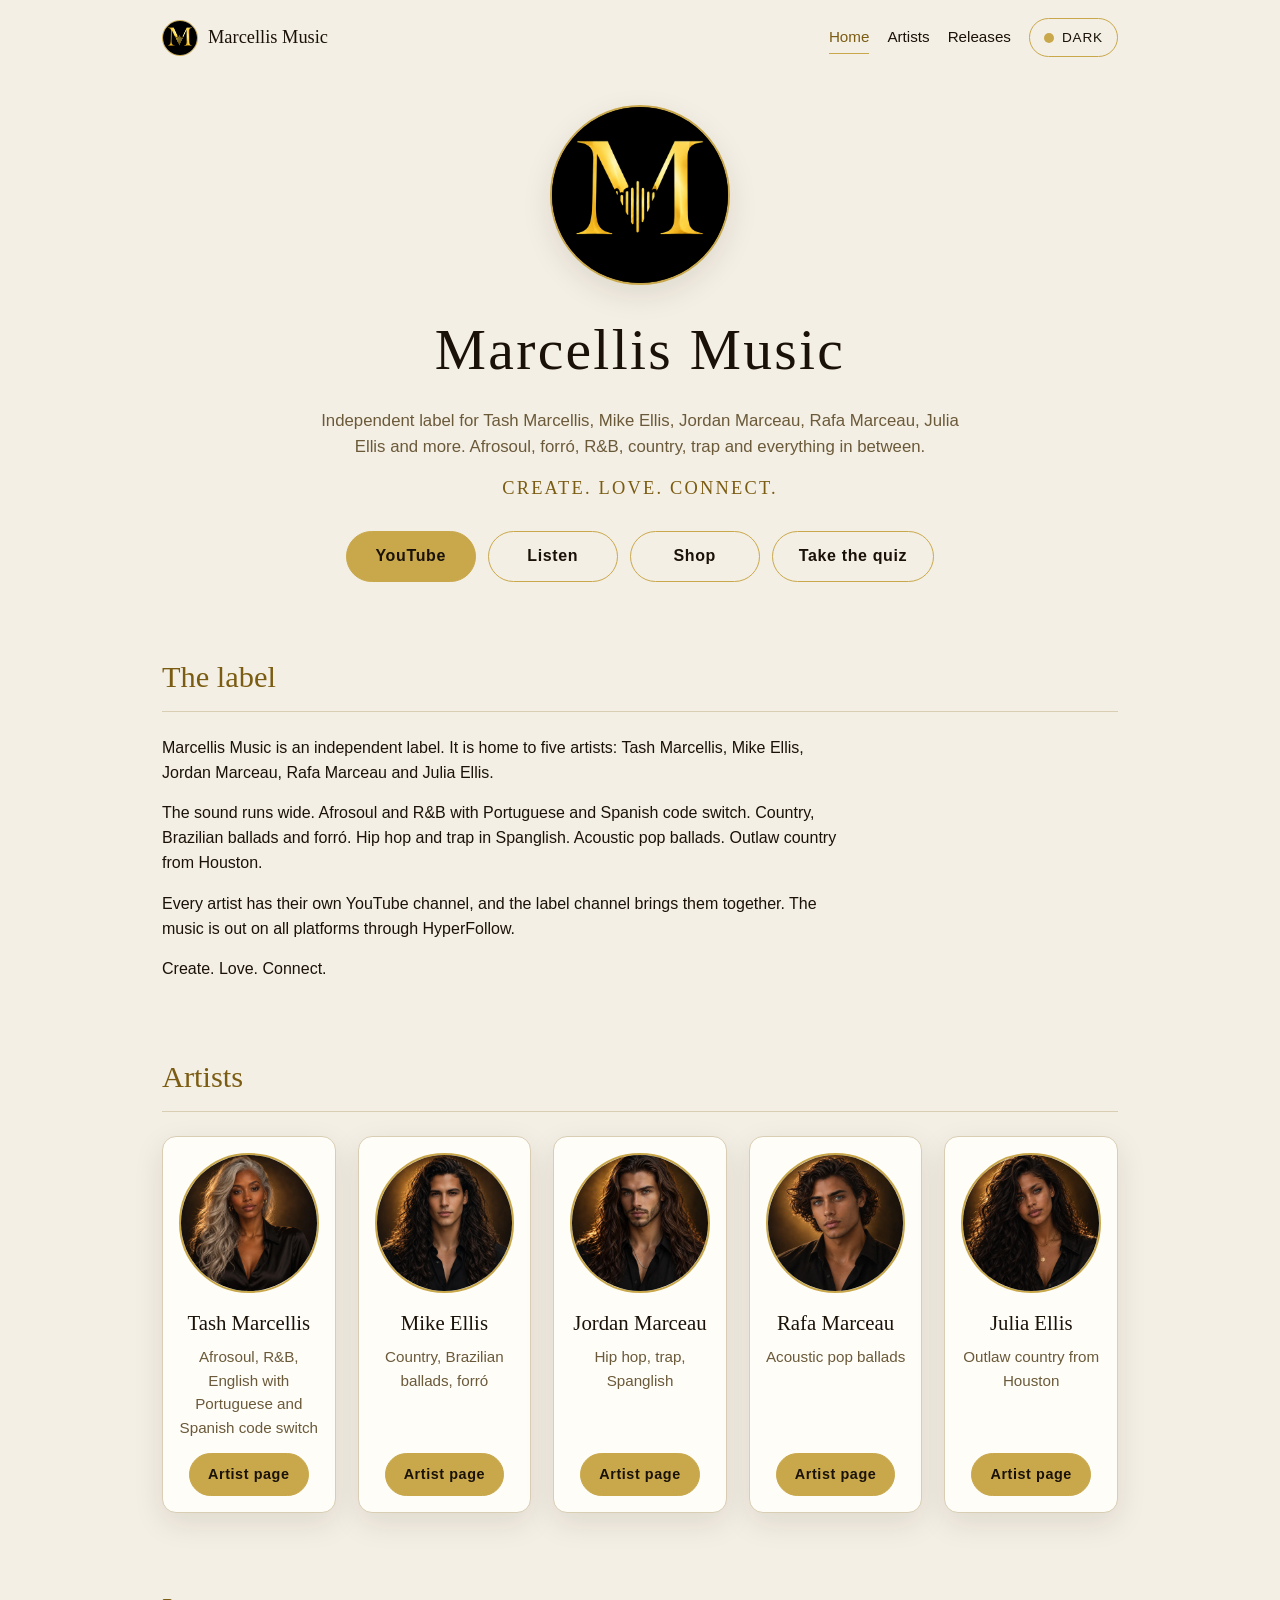
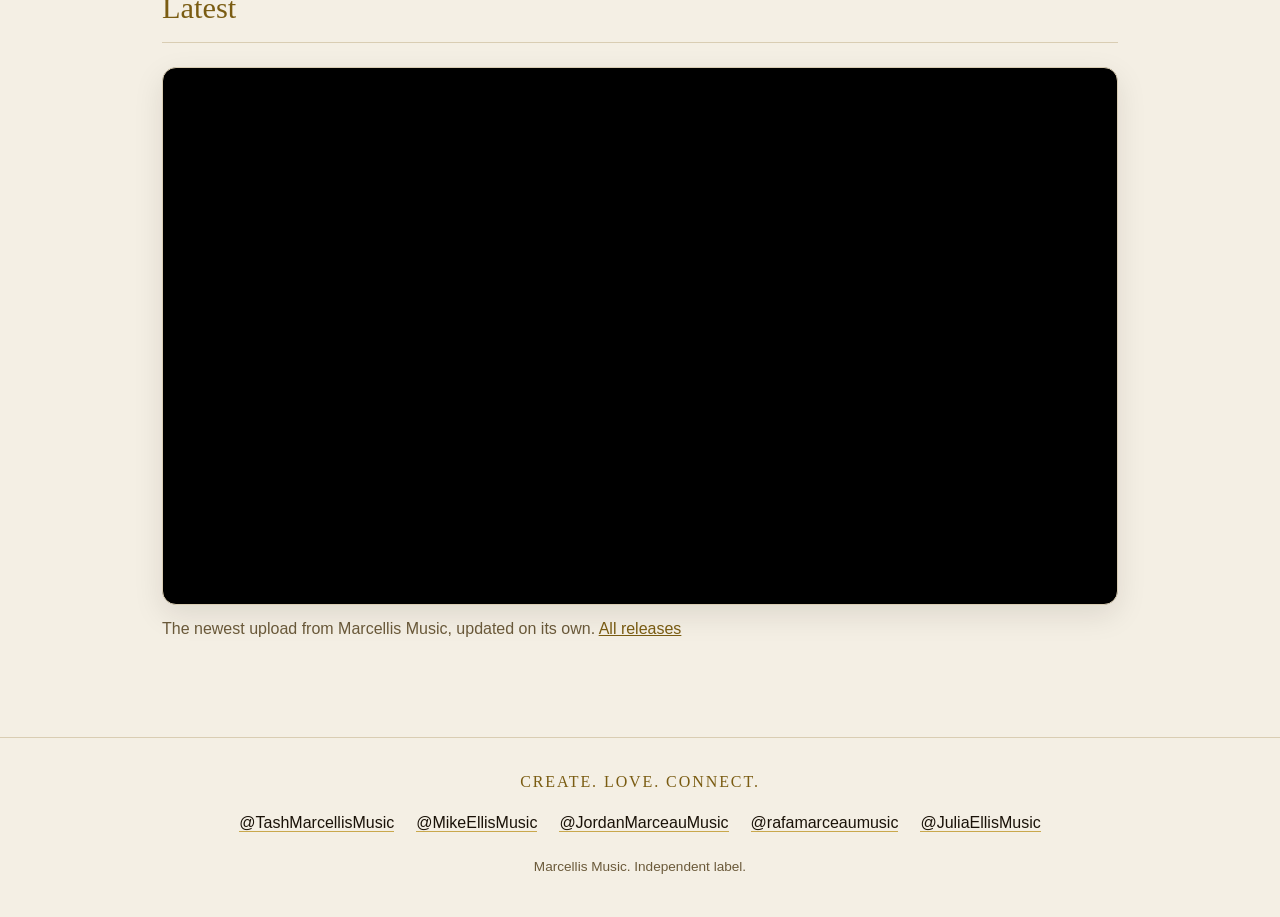
<file: index.html>
<!DOCTYPE html>
<html lang="en" data-theme="light">
<head>
<meta charset="utf-8">
<meta name="viewport" content="width=device-width, initial-scale=1">
<title>Marcellis Music</title>
<meta name="description" content="Independent label for Tash Marcellis, Mike Ellis, Jordan Marceau, Rafa Marceau, Julia Ellis and more. Afrosoul, forró, R&B, country, trap and everything in between.">
<link rel="icon" type="image/png" href="[data-uri]">
<script>
  try { if (localStorage.getItem('itsmarcellismusic-theme') === 'dark') document.documentElement.setAttribute('data-theme', 'dark'); } catch (e) {}
</script>
<link rel="stylesheet" href="style.css">
</head>
<body>
<header class="topbar">
  <a class="brand" href="index.html"><img src="assets/logo.png" alt="" width="36" height="36">Marcellis Music</a>
  <div class="nav-row">
    <nav class="site-nav" aria-label="Main"><a href="index.html" aria-current="page">Home</a><a href="artists.html">Artists</a><a href="releases.html">Releases</a></nav>
    <button class="theme-toggle" id="themeToggle" type="button" aria-label="Switch to dark theme"><span class="dot"></span><span id="themeLabel">Dark</span></button>
  </div>
</header>

<main>
  <section class="hero" style="margin-top:0">
    <div class="logo-tile"><img src="assets/logo.png" alt="Marcellis Music logo" width="512" height="512"></div>
    <h1>Marcellis Music</h1>
    <p class="bio">Independent label for Tash Marcellis, Mike Ellis, Jordan Marceau, Rafa Marceau, Julia Ellis and more. Afrosoul, forró, R&amp;B, country, trap and everything in between.</p>
    <p class="motto">Create. Love. Connect.</p>
    <div class="actions">
      <a class="btn" href="https://www.youtube.com/@MarcellisMusic" target="_blank" rel="noopener">YouTube</a>
      <a class="btn ghost" href="https://hyperfollow.com/marcellismusic" target="_blank" rel="noopener">Listen</a>
      <a class="btn ghost" href="https://hearmarcellis.com" target="_blank" rel="noopener">Shop</a>
      <a class="btn ghost" href="https://marcellis-music-quiz.pages.dev/">Take the quiz</a>
    </div>
  </section>

  <section id="about" class="prose">
    <h2 class="section-title">The label</h2>
    <p>Marcellis Music is an independent label. It is home to five artists: Tash Marcellis, Mike Ellis, Jordan Marceau, Rafa Marceau and Julia Ellis.</p>
    <p>The sound runs wide. Afrosoul and R&amp;B with Portuguese and Spanish code switch. Country, Brazilian ballads and forró. Hip hop and trap in Spanglish. Acoustic pop ballads. Outlaw country from Houston.</p>
    <p>Every artist has their own YouTube channel, and the label channel brings them together. The music is out on all platforms through HyperFollow.</p>
    <p class="motto" style="text-align:left">Create. Love. Connect.</p>
  </section>

  <section id="artists">
    <h2 class="section-title">Artists</h2>
    <div class="artists"><article class="artist">
        <div class="photo"><img src="assets/tash.webp" alt="Tash Marcellis" width="800" height="800" loading="lazy" onerror="this.parentNode.classList.add('missing');this.remove()"><span class="initials">TM</span></div>
        <h3><a href="tash-marcellis.html">Tash Marcellis</a></h3>
        <p class="genre">Afrosoul, R&amp;B, English with Portuguese and Spanish code switch</p>
        <a class="btn" href="tash-marcellis.html">Artist page</a>
      </article>
      <article class="artist">
        <div class="photo"><img src="assets/mike.webp" alt="Mike Ellis" width="800" height="800" loading="lazy" onerror="this.parentNode.classList.add('missing');this.remove()"><span class="initials">ME</span></div>
        <h3><a href="mike-ellis.html">Mike Ellis</a></h3>
        <p class="genre">Country, Brazilian ballads, forró</p>
        <a class="btn" href="mike-ellis.html">Artist page</a>
      </article>
      <article class="artist">
        <div class="photo"><img src="assets/jordan.webp" alt="Jordan Marceau" width="800" height="800" loading="lazy" onerror="this.parentNode.classList.add('missing');this.remove()"><span class="initials">JM</span></div>
        <h3><a href="jordan-marceau.html">Jordan Marceau</a></h3>
        <p class="genre">Hip hop, trap, Spanglish</p>
        <a class="btn" href="jordan-marceau.html">Artist page</a>
      </article>
      <article class="artist">
        <div class="photo"><img src="assets/rafa.webp" alt="Rafa Marceau" width="800" height="800" loading="lazy" onerror="this.parentNode.classList.add('missing');this.remove()"><span class="initials">RM</span></div>
        <h3><a href="rafa-marceau.html">Rafa Marceau</a></h3>
        <p class="genre">Acoustic pop ballads</p>
        <a class="btn" href="rafa-marceau.html">Artist page</a>
      </article>
      <article class="artist">
        <div class="photo"><img src="assets/julia.webp" alt="Julia Ellis" width="800" height="800" loading="lazy" onerror="this.parentNode.classList.add('missing');this.remove()"><span class="initials">JE</span></div>
        <h3><a href="julia-ellis.html">Julia Ellis</a></h3>
        <p class="genre">Outlaw country from Houston</p>
        <a class="btn" href="julia-ellis.html">Artist page</a>
      </article></div>
  </section>

  <section id="latest">
    <h2 class="section-title">Latest</h2>
    <div class="video">
      <iframe src="https://www.youtube-nocookie.com/embed/videoseries?list=UUdTFQ6qsD00qw5QW8Q0KTgg" title="Latest from Marcellis Music" loading="lazy" allow="accelerometer; autoplay; clipboard-write; encrypted-media; gyroscope; picture-in-picture; web-share" referrerpolicy="strict-origin-when-cross-origin" allowfullscreen></iframe>
    </div>
    <p class="video-caption">The newest upload from Marcellis Music, updated on its own. <a href="releases.html">All releases</a></p>
  </section>
</main>

<footer>
  <div class="footer-inner">
    <p class="motto">Create. Love. Connect.</p>
    <ul class="handles"><li><a href="https://www.youtube.com/@TashMarcellisMusic" target="_blank" rel="noopener">@TashMarcellisMusic</a></li><li><a href="https://www.youtube.com/@MikeEllisMusic" target="_blank" rel="noopener">@MikeEllisMusic</a></li><li><a href="https://www.youtube.com/@JordanMarceauMusic" target="_blank" rel="noopener">@JordanMarceauMusic</a></li><li><a href="https://www.youtube.com/@rafamarceaumusic" target="_blank" rel="noopener">@rafamarceaumusic</a></li><li><a href="https://www.youtube.com/@JuliaEllisMusic" target="_blank" rel="noopener">@JuliaEllisMusic</a></li></ul>
    <p class="copy">Marcellis Music. Independent label.</p>
  </div>
</footer>
<script src="site.js"></script>
</body>
</html>
</file>
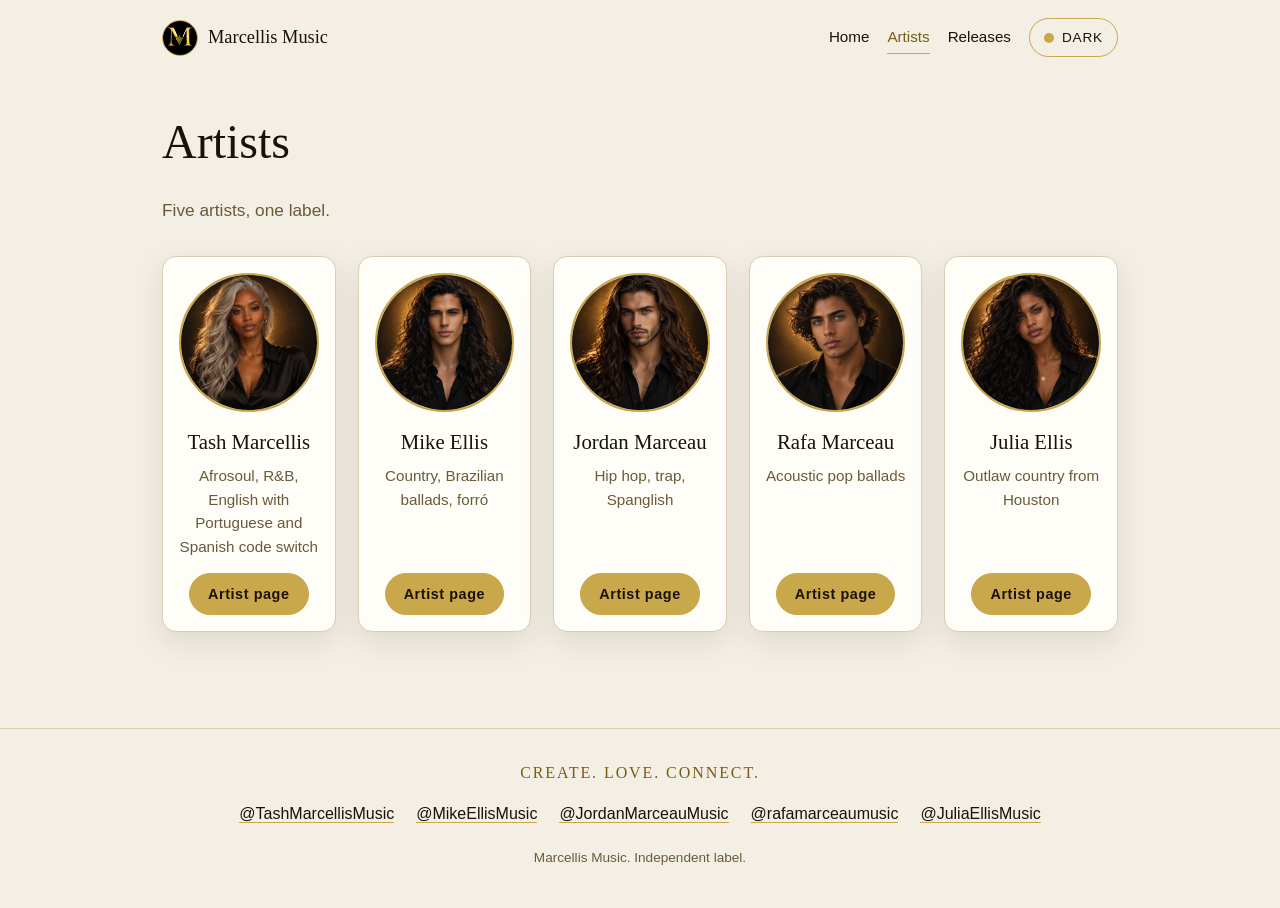
<file: artists.html>
<!DOCTYPE html>
<html lang="en" data-theme="light">
<head>
<meta charset="utf-8">
<meta name="viewport" content="width=device-width, initial-scale=1">
<title>Artists | Marcellis Music</title>
<meta name="description" content="The artists of Marcellis Music.">
<link rel="icon" type="image/png" href="[data-uri]">
<script>
  try { if (localStorage.getItem('itsmarcellismusic-theme') === 'dark') document.documentElement.setAttribute('data-theme', 'dark'); } catch (e) {}
</script>
<link rel="stylesheet" href="style.css">
</head>
<body>
<header class="topbar">
  <a class="brand" href="index.html"><img src="assets/logo.png" alt="" width="36" height="36">Marcellis Music</a>
  <div class="nav-row">
    <nav class="site-nav" aria-label="Main"><a href="index.html">Home</a><a href="artists.html" aria-current="page">Artists</a><a href="releases.html">Releases</a></nav>
    <button class="theme-toggle" id="themeToggle" type="button" aria-label="Switch to dark theme"><span class="dot"></span><span id="themeLabel">Dark</span></button>
  </div>
</header>

<main>
  <section style="margin-top:24px">
    <h1 class="page-title">Artists</h1>
    <p class="lead">Five artists, one label.</p>
  </section>
  <section style="margin-top:32px">
    <div class="artists"><article class="artist">
        <div class="photo"><img src="assets/tash.webp" alt="Tash Marcellis" width="800" height="800" loading="lazy" onerror="this.parentNode.classList.add('missing');this.remove()"><span class="initials">TM</span></div>
        <h3><a href="tash-marcellis.html">Tash Marcellis</a></h3>
        <p class="genre">Afrosoul, R&amp;B, English with Portuguese and Spanish code switch</p>
        <a class="btn" href="tash-marcellis.html">Artist page</a>
      </article>
      <article class="artist">
        <div class="photo"><img src="assets/mike.webp" alt="Mike Ellis" width="800" height="800" loading="lazy" onerror="this.parentNode.classList.add('missing');this.remove()"><span class="initials">ME</span></div>
        <h3><a href="mike-ellis.html">Mike Ellis</a></h3>
        <p class="genre">Country, Brazilian ballads, forró</p>
        <a class="btn" href="mike-ellis.html">Artist page</a>
      </article>
      <article class="artist">
        <div class="photo"><img src="assets/jordan.webp" alt="Jordan Marceau" width="800" height="800" loading="lazy" onerror="this.parentNode.classList.add('missing');this.remove()"><span class="initials">JM</span></div>
        <h3><a href="jordan-marceau.html">Jordan Marceau</a></h3>
        <p class="genre">Hip hop, trap, Spanglish</p>
        <a class="btn" href="jordan-marceau.html">Artist page</a>
      </article>
      <article class="artist">
        <div class="photo"><img src="assets/rafa.webp" alt="Rafa Marceau" width="800" height="800" loading="lazy" onerror="this.parentNode.classList.add('missing');this.remove()"><span class="initials">RM</span></div>
        <h3><a href="rafa-marceau.html">Rafa Marceau</a></h3>
        <p class="genre">Acoustic pop ballads</p>
        <a class="btn" href="rafa-marceau.html">Artist page</a>
      </article>
      <article class="artist">
        <div class="photo"><img src="assets/julia.webp" alt="Julia Ellis" width="800" height="800" loading="lazy" onerror="this.parentNode.classList.add('missing');this.remove()"><span class="initials">JE</span></div>
        <h3><a href="julia-ellis.html">Julia Ellis</a></h3>
        <p class="genre">Outlaw country from Houston</p>
        <a class="btn" href="julia-ellis.html">Artist page</a>
      </article></div>
  </section>
</main>

<footer>
  <div class="footer-inner">
    <p class="motto">Create. Love. Connect.</p>
    <ul class="handles"><li><a href="https://www.youtube.com/@TashMarcellisMusic" target="_blank" rel="noopener">@TashMarcellisMusic</a></li><li><a href="https://www.youtube.com/@MikeEllisMusic" target="_blank" rel="noopener">@MikeEllisMusic</a></li><li><a href="https://www.youtube.com/@JordanMarceauMusic" target="_blank" rel="noopener">@JordanMarceauMusic</a></li><li><a href="https://www.youtube.com/@rafamarceaumusic" target="_blank" rel="noopener">@rafamarceaumusic</a></li><li><a href="https://www.youtube.com/@JuliaEllisMusic" target="_blank" rel="noopener">@JuliaEllisMusic</a></li></ul>
    <p class="copy">Marcellis Music. Independent label.</p>
  </div>
</footer>
<script src="site.js"></script>
</body>
</html>
</file>
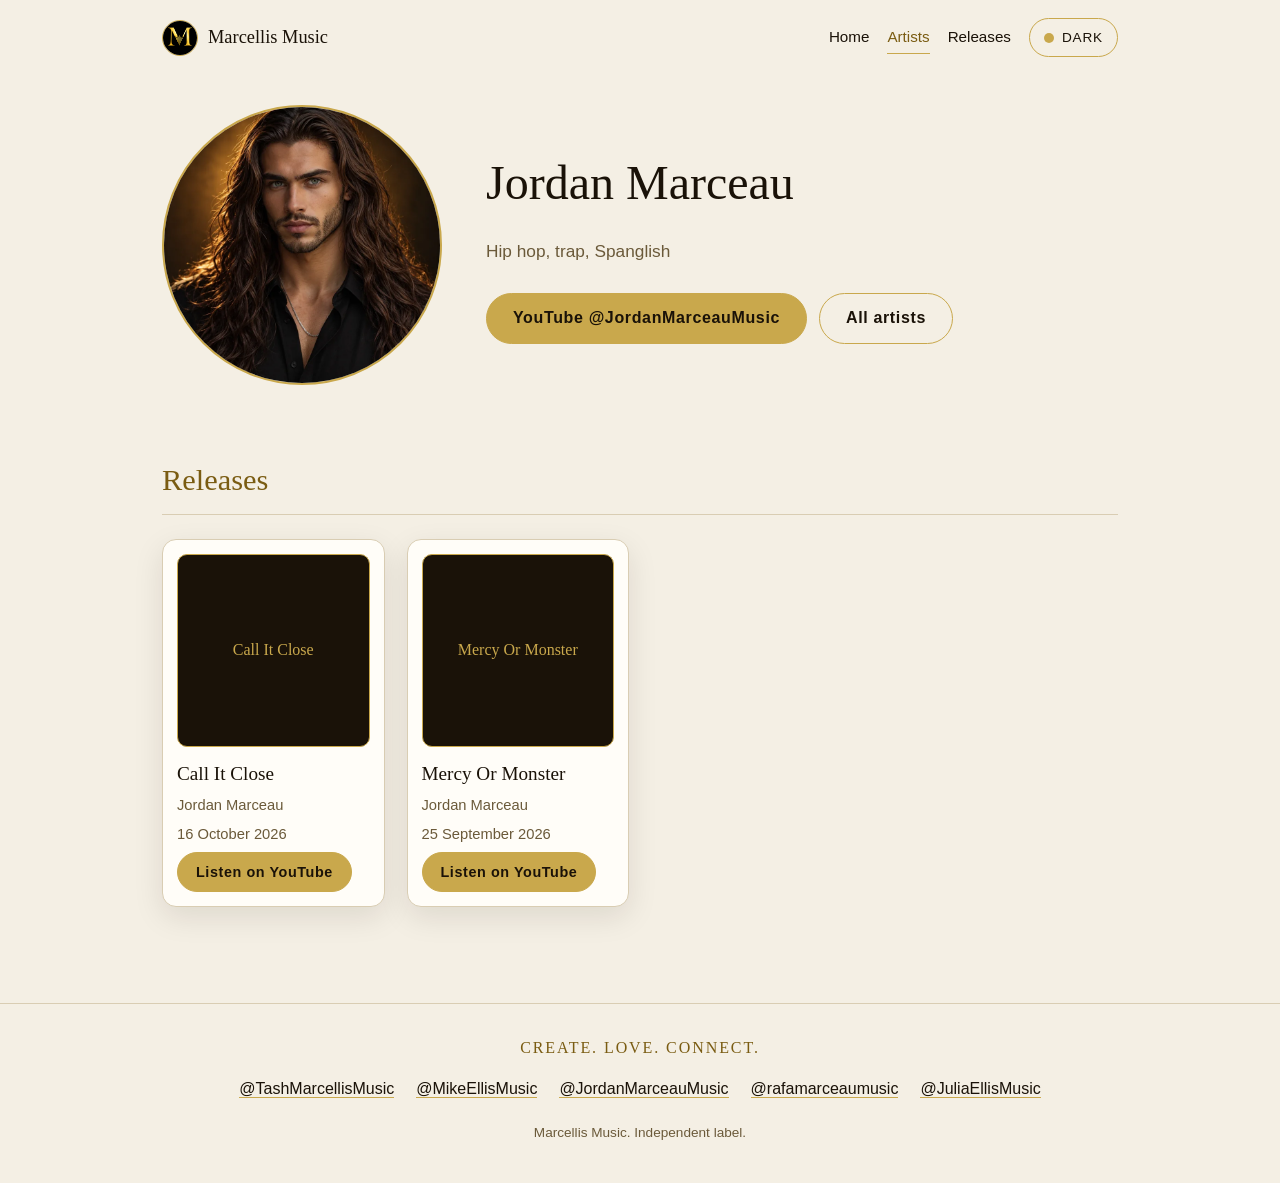
<file: jordan-marceau.html>
<!DOCTYPE html>
<html lang="en" data-theme="light">
<head>
<meta charset="utf-8">
<meta name="viewport" content="width=device-width, initial-scale=1">
<title>Jordan Marceau | Marcellis Music</title>
<meta name="description" content="Jordan Marceau on Marcellis Music. Hip hop, trap, Spanglish.">
<link rel="icon" type="image/png" href="[data-uri]">
<script>
  try { if (localStorage.getItem('itsmarcellismusic-theme') === 'dark') document.documentElement.setAttribute('data-theme', 'dark'); } catch (e) {}
</script>
<link rel="stylesheet" href="style.css">
</head>
<body>
<header class="topbar">
  <a class="brand" href="index.html"><img src="assets/logo.png" alt="" width="36" height="36">Marcellis Music</a>
  <div class="nav-row">
    <nav class="site-nav" aria-label="Main"><a href="index.html">Home</a><a href="artists.html" aria-current="page">Artists</a><a href="releases.html">Releases</a></nav>
    <button class="theme-toggle" id="themeToggle" type="button" aria-label="Switch to dark theme"><span class="dot"></span><span id="themeLabel">Dark</span></button>
  </div>
</header>

<main>
  <section class="artist-hero" style="margin-top:24px">
    <div class="photo"><img src="assets/jordan.webp" alt="Jordan Marceau" width="800" height="800" onerror="this.parentNode.classList.add('missing');this.remove()"><span class="initials">JM</span></div>
    <div>
      <h1 class="page-title">Jordan Marceau</h1>
      <p class="lead">Hip hop, trap, Spanglish</p>
      <div class="actions" style="justify-content:flex-start">
        <a class="btn" href="https://www.youtube.com/@JordanMarceauMusic" target="_blank" rel="noopener">YouTube @JordanMarceauMusic</a>
        <a class="btn ghost" href="artists.html">All artists</a>
      </div>
    </div>
  </section>
  <section>
    <h2 class="section-title">Releases</h2>
    <div class="release-list" id="releaseList" data-artist="Jordan Marceau"></div>
  </section>
</main>

<footer>
  <div class="footer-inner">
    <p class="motto">Create. Love. Connect.</p>
    <ul class="handles"><li><a href="https://www.youtube.com/@TashMarcellisMusic" target="_blank" rel="noopener">@TashMarcellisMusic</a></li><li><a href="https://www.youtube.com/@MikeEllisMusic" target="_blank" rel="noopener">@MikeEllisMusic</a></li><li><a href="https://www.youtube.com/@JordanMarceauMusic" target="_blank" rel="noopener">@JordanMarceauMusic</a></li><li><a href="https://www.youtube.com/@rafamarceaumusic" target="_blank" rel="noopener">@rafamarceaumusic</a></li><li><a href="https://www.youtube.com/@JuliaEllisMusic" target="_blank" rel="noopener">@JuliaEllisMusic</a></li></ul>
    <p class="copy">Marcellis Music. Independent label.</p>
  </div>
</footer>
<script src="site.js"></script>
</body>
</html>
</file>
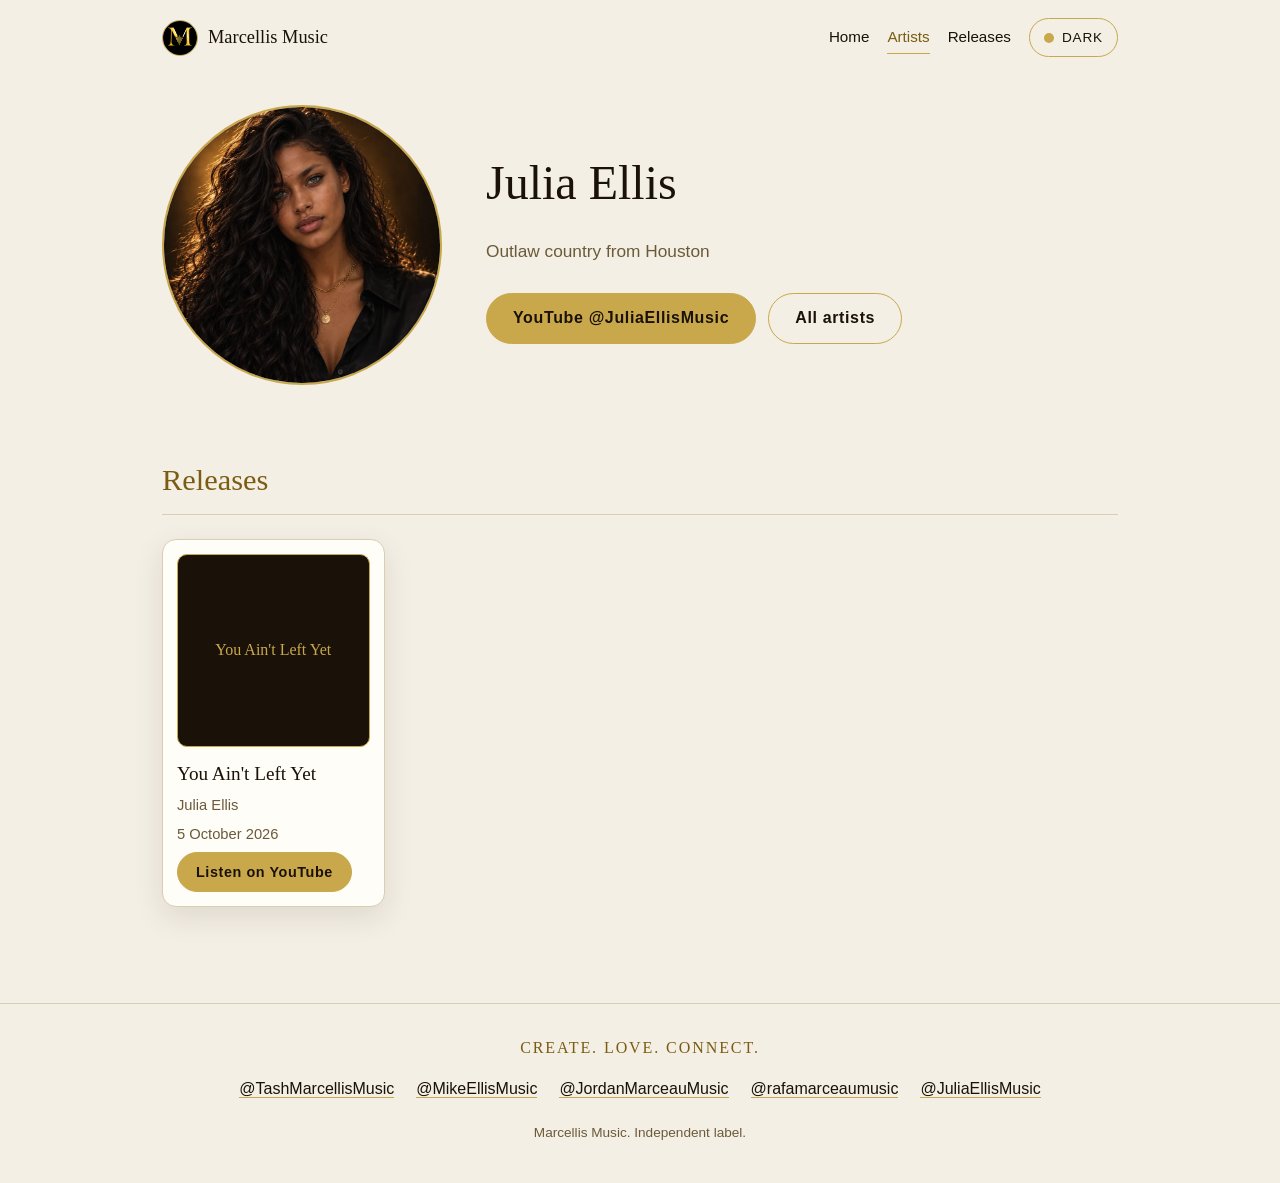
<file: julia-ellis.html>
<!DOCTYPE html>
<html lang="en" data-theme="light">
<head>
<meta charset="utf-8">
<meta name="viewport" content="width=device-width, initial-scale=1">
<title>Julia Ellis | Marcellis Music</title>
<meta name="description" content="Julia Ellis on Marcellis Music. Outlaw country from Houston.">
<link rel="icon" type="image/png" href="[data-uri]">
<script>
  try { if (localStorage.getItem('itsmarcellismusic-theme') === 'dark') document.documentElement.setAttribute('data-theme', 'dark'); } catch (e) {}
</script>
<link rel="stylesheet" href="style.css">
</head>
<body>
<header class="topbar">
  <a class="brand" href="index.html"><img src="assets/logo.png" alt="" width="36" height="36">Marcellis Music</a>
  <div class="nav-row">
    <nav class="site-nav" aria-label="Main"><a href="index.html">Home</a><a href="artists.html" aria-current="page">Artists</a><a href="releases.html">Releases</a></nav>
    <button class="theme-toggle" id="themeToggle" type="button" aria-label="Switch to dark theme"><span class="dot"></span><span id="themeLabel">Dark</span></button>
  </div>
</header>

<main>
  <section class="artist-hero" style="margin-top:24px">
    <div class="photo"><img src="assets/julia.webp" alt="Julia Ellis" width="800" height="800" onerror="this.parentNode.classList.add('missing');this.remove()"><span class="initials">JE</span></div>
    <div>
      <h1 class="page-title">Julia Ellis</h1>
      <p class="lead">Outlaw country from Houston</p>
      <div class="actions" style="justify-content:flex-start">
        <a class="btn" href="https://www.youtube.com/@JuliaEllisMusic" target="_blank" rel="noopener">YouTube @JuliaEllisMusic</a>
        <a class="btn ghost" href="artists.html">All artists</a>
      </div>
    </div>
  </section>
  <section>
    <h2 class="section-title">Releases</h2>
    <div class="release-list" id="releaseList" data-artist="Julia Ellis"></div>
  </section>
</main>

<footer>
  <div class="footer-inner">
    <p class="motto">Create. Love. Connect.</p>
    <ul class="handles"><li><a href="https://www.youtube.com/@TashMarcellisMusic" target="_blank" rel="noopener">@TashMarcellisMusic</a></li><li><a href="https://www.youtube.com/@MikeEllisMusic" target="_blank" rel="noopener">@MikeEllisMusic</a></li><li><a href="https://www.youtube.com/@JordanMarceauMusic" target="_blank" rel="noopener">@JordanMarceauMusic</a></li><li><a href="https://www.youtube.com/@rafamarceaumusic" target="_blank" rel="noopener">@rafamarceaumusic</a></li><li><a href="https://www.youtube.com/@JuliaEllisMusic" target="_blank" rel="noopener">@JuliaEllisMusic</a></li></ul>
    <p class="copy">Marcellis Music. Independent label.</p>
  </div>
</footer>
<script src="site.js"></script>
</body>
</html>
</file>
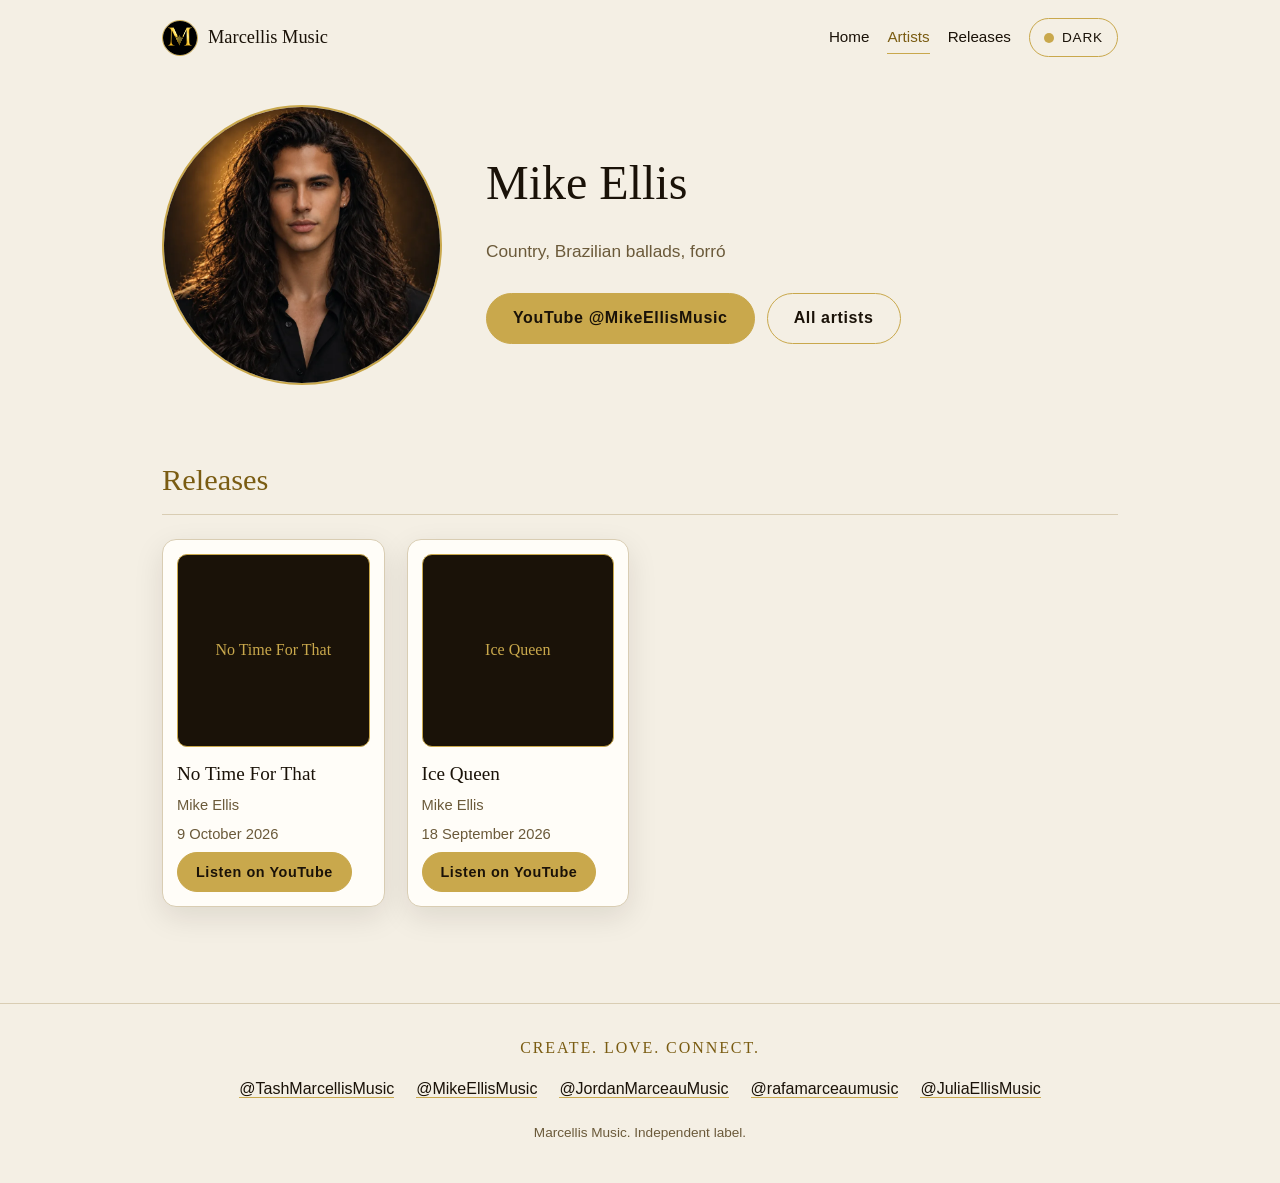
<file: mike-ellis.html>
<!DOCTYPE html>
<html lang="en" data-theme="light">
<head>
<meta charset="utf-8">
<meta name="viewport" content="width=device-width, initial-scale=1">
<title>Mike Ellis | Marcellis Music</title>
<meta name="description" content="Mike Ellis on Marcellis Music. Country, Brazilian ballads, forró.">
<link rel="icon" type="image/png" href="[data-uri]">
<script>
  try { if (localStorage.getItem('itsmarcellismusic-theme') === 'dark') document.documentElement.setAttribute('data-theme', 'dark'); } catch (e) {}
</script>
<link rel="stylesheet" href="style.css">
</head>
<body>
<header class="topbar">
  <a class="brand" href="index.html"><img src="assets/logo.png" alt="" width="36" height="36">Marcellis Music</a>
  <div class="nav-row">
    <nav class="site-nav" aria-label="Main"><a href="index.html">Home</a><a href="artists.html" aria-current="page">Artists</a><a href="releases.html">Releases</a></nav>
    <button class="theme-toggle" id="themeToggle" type="button" aria-label="Switch to dark theme"><span class="dot"></span><span id="themeLabel">Dark</span></button>
  </div>
</header>

<main>
  <section class="artist-hero" style="margin-top:24px">
    <div class="photo"><img src="assets/mike.webp" alt="Mike Ellis" width="800" height="800" onerror="this.parentNode.classList.add('missing');this.remove()"><span class="initials">ME</span></div>
    <div>
      <h1 class="page-title">Mike Ellis</h1>
      <p class="lead">Country, Brazilian ballads, forró</p>
      <div class="actions" style="justify-content:flex-start">
        <a class="btn" href="https://www.youtube.com/@MikeEllisMusic" target="_blank" rel="noopener">YouTube @MikeEllisMusic</a>
        <a class="btn ghost" href="artists.html">All artists</a>
      </div>
    </div>
  </section>
  <section>
    <h2 class="section-title">Releases</h2>
    <div class="release-list" id="releaseList" data-artist="Mike Ellis"></div>
  </section>
</main>

<footer>
  <div class="footer-inner">
    <p class="motto">Create. Love. Connect.</p>
    <ul class="handles"><li><a href="https://www.youtube.com/@TashMarcellisMusic" target="_blank" rel="noopener">@TashMarcellisMusic</a></li><li><a href="https://www.youtube.com/@MikeEllisMusic" target="_blank" rel="noopener">@MikeEllisMusic</a></li><li><a href="https://www.youtube.com/@JordanMarceauMusic" target="_blank" rel="noopener">@JordanMarceauMusic</a></li><li><a href="https://www.youtube.com/@rafamarceaumusic" target="_blank" rel="noopener">@rafamarceaumusic</a></li><li><a href="https://www.youtube.com/@JuliaEllisMusic" target="_blank" rel="noopener">@JuliaEllisMusic</a></li></ul>
    <p class="copy">Marcellis Music. Independent label.</p>
  </div>
</footer>
<script src="site.js"></script>
</body>
</html>
</file>
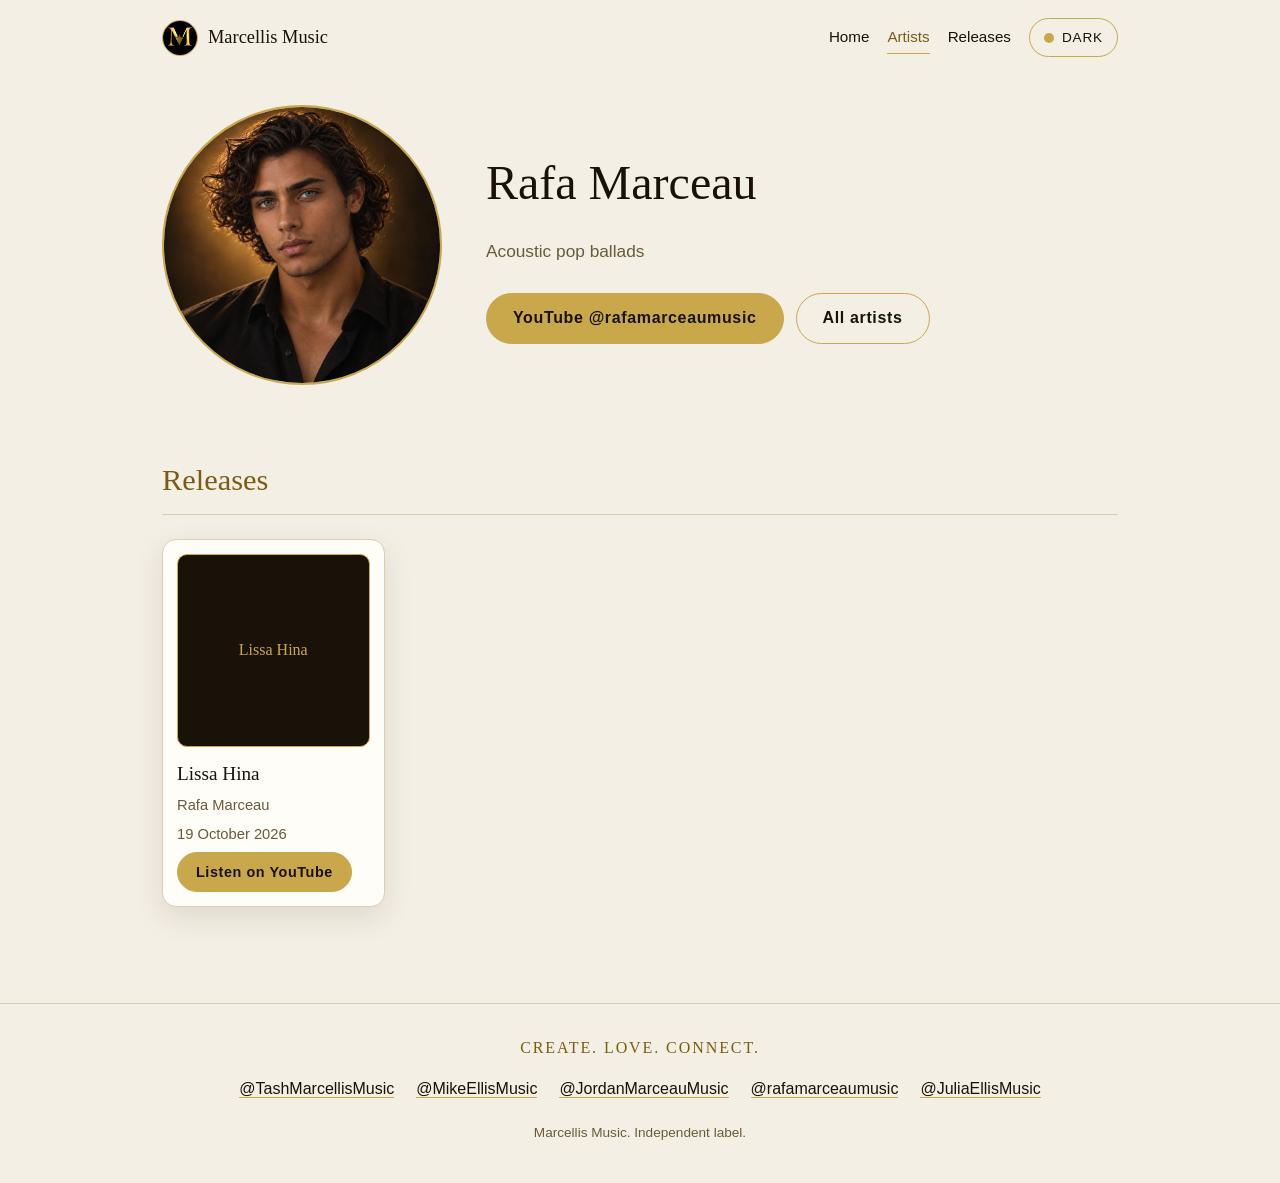
<file: rafa-marceau.html>
<!DOCTYPE html>
<html lang="en" data-theme="light">
<head>
<meta charset="utf-8">
<meta name="viewport" content="width=device-width, initial-scale=1">
<title>Rafa Marceau | Marcellis Music</title>
<meta name="description" content="Rafa Marceau on Marcellis Music. Acoustic pop ballads.">
<link rel="icon" type="image/png" href="[data-uri]">
<script>
  try { if (localStorage.getItem('itsmarcellismusic-theme') === 'dark') document.documentElement.setAttribute('data-theme', 'dark'); } catch (e) {}
</script>
<link rel="stylesheet" href="style.css">
</head>
<body>
<header class="topbar">
  <a class="brand" href="index.html"><img src="assets/logo.png" alt="" width="36" height="36">Marcellis Music</a>
  <div class="nav-row">
    <nav class="site-nav" aria-label="Main"><a href="index.html">Home</a><a href="artists.html" aria-current="page">Artists</a><a href="releases.html">Releases</a></nav>
    <button class="theme-toggle" id="themeToggle" type="button" aria-label="Switch to dark theme"><span class="dot"></span><span id="themeLabel">Dark</span></button>
  </div>
</header>

<main>
  <section class="artist-hero" style="margin-top:24px">
    <div class="photo"><img src="assets/rafa.webp" alt="Rafa Marceau" width="800" height="800" onerror="this.parentNode.classList.add('missing');this.remove()"><span class="initials">RM</span></div>
    <div>
      <h1 class="page-title">Rafa Marceau</h1>
      <p class="lead">Acoustic pop ballads</p>
      <div class="actions" style="justify-content:flex-start">
        <a class="btn" href="https://www.youtube.com/@rafamarceaumusic" target="_blank" rel="noopener">YouTube @rafamarceaumusic</a>
        <a class="btn ghost" href="artists.html">All artists</a>
      </div>
    </div>
  </section>
  <section>
    <h2 class="section-title">Releases</h2>
    <div class="release-list" id="releaseList" data-artist="Rafa Marceau"></div>
  </section>
</main>

<footer>
  <div class="footer-inner">
    <p class="motto">Create. Love. Connect.</p>
    <ul class="handles"><li><a href="https://www.youtube.com/@TashMarcellisMusic" target="_blank" rel="noopener">@TashMarcellisMusic</a></li><li><a href="https://www.youtube.com/@MikeEllisMusic" target="_blank" rel="noopener">@MikeEllisMusic</a></li><li><a href="https://www.youtube.com/@JordanMarceauMusic" target="_blank" rel="noopener">@JordanMarceauMusic</a></li><li><a href="https://www.youtube.com/@rafamarceaumusic" target="_blank" rel="noopener">@rafamarceaumusic</a></li><li><a href="https://www.youtube.com/@JuliaEllisMusic" target="_blank" rel="noopener">@JuliaEllisMusic</a></li></ul>
    <p class="copy">Marcellis Music. Independent label.</p>
  </div>
</footer>
<script src="site.js"></script>
</body>
</html>
</file>
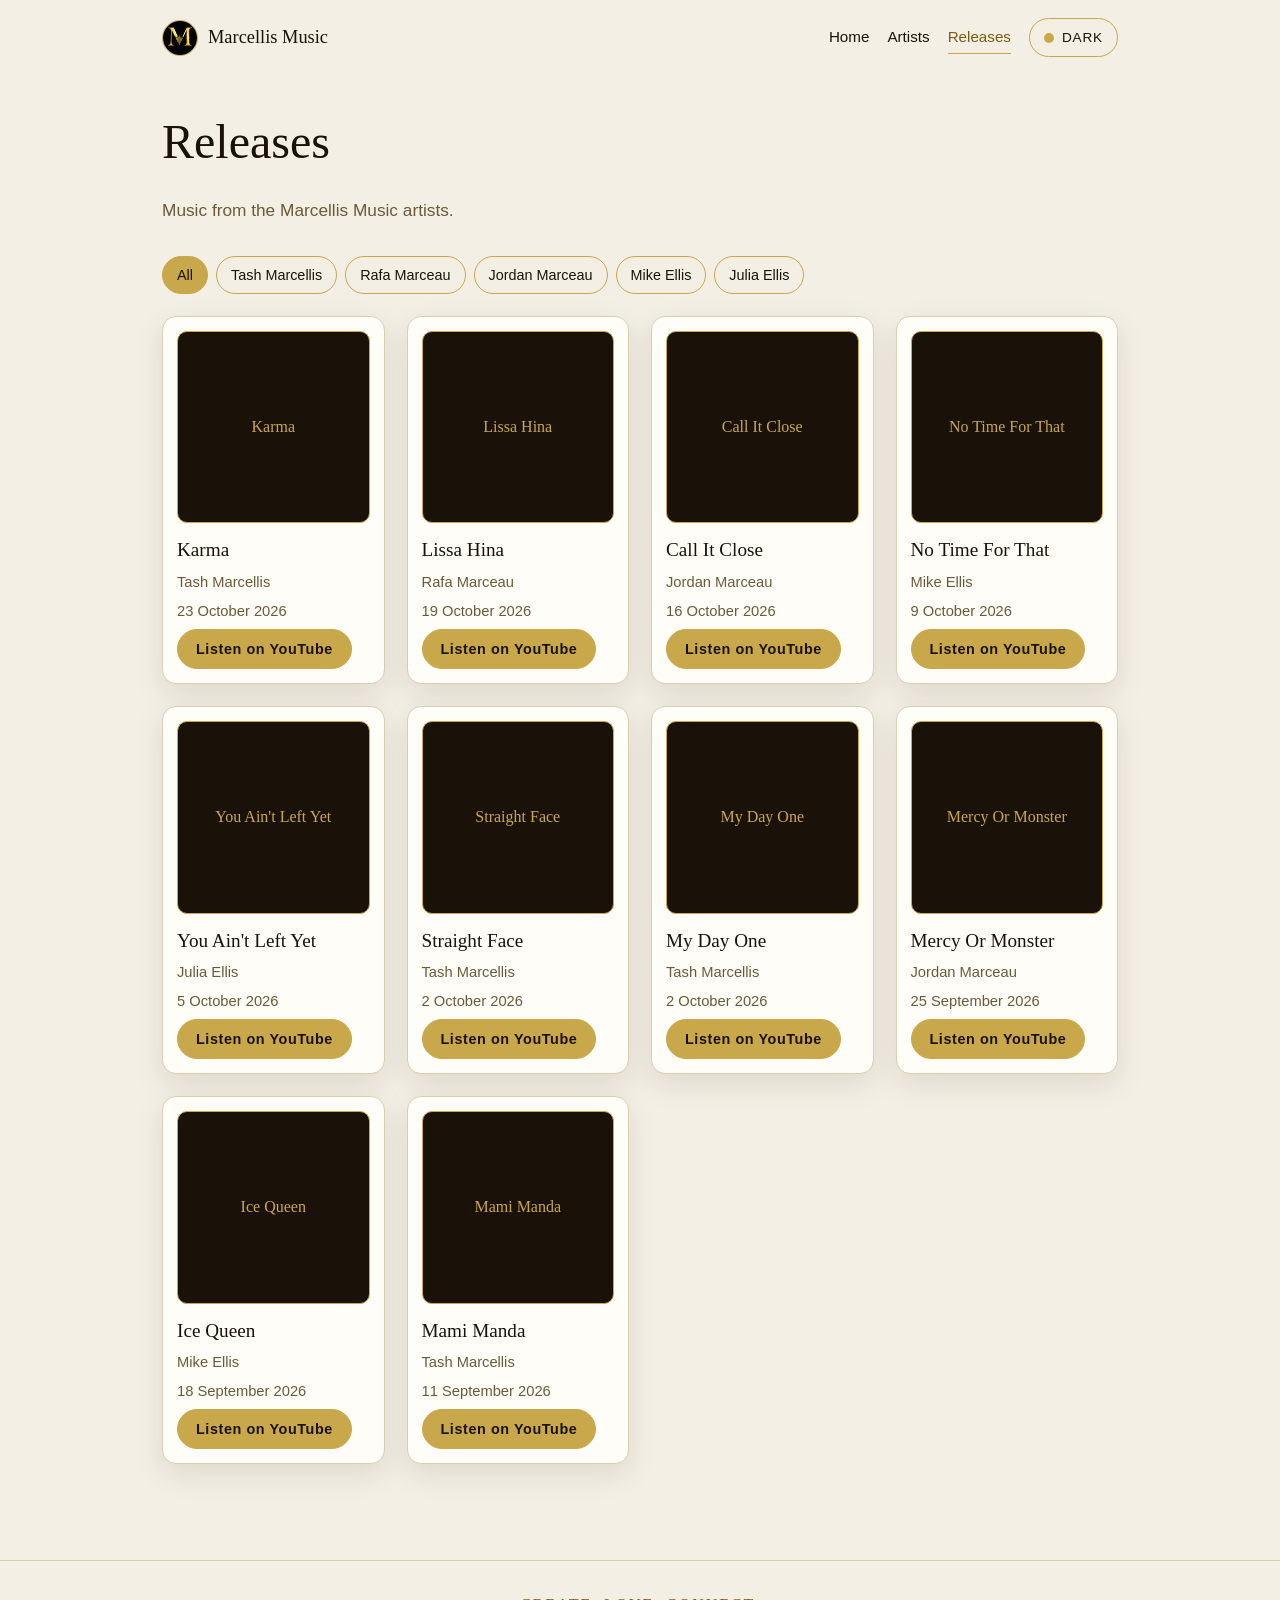
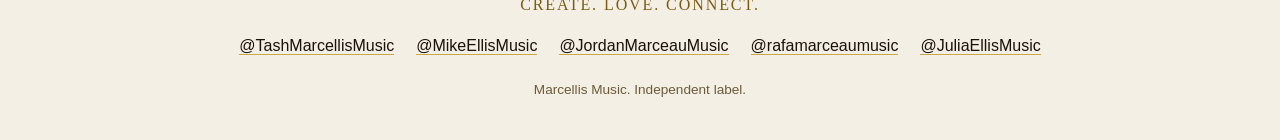
<file: releases.html>
<!DOCTYPE html>
<html lang="en" data-theme="light">
<head>
<meta charset="utf-8">
<meta name="viewport" content="width=device-width, initial-scale=1">
<title>Releases | Marcellis Music</title>
<meta name="description" content="Releases from Marcellis Music.">
<link rel="icon" type="image/png" href="[data-uri]">
<script>
  try { if (localStorage.getItem('itsmarcellismusic-theme') === 'dark') document.documentElement.setAttribute('data-theme', 'dark'); } catch (e) {}
</script>
<link rel="stylesheet" href="style.css">
</head>
<body>
<header class="topbar">
  <a class="brand" href="index.html"><img src="assets/logo.png" alt="" width="36" height="36">Marcellis Music</a>
  <div class="nav-row">
    <nav class="site-nav" aria-label="Main"><a href="index.html">Home</a><a href="artists.html">Artists</a><a href="releases.html" aria-current="page">Releases</a></nav>
    <button class="theme-toggle" id="themeToggle" type="button" aria-label="Switch to dark theme"><span class="dot"></span><span id="themeLabel">Dark</span></button>
  </div>
</header>

<main>
  <section style="margin-top:24px">
    <h1 class="page-title">Releases</h1>
    <p class="lead">Music from the Marcellis Music artists.</p>
  </section>
  <section style="margin-top:32px">
    <div class="filters" id="releaseFilters" aria-label="Filter by artist"></div>
    <div class="release-list" id="releaseList"></div>
  </section>
</main>

<footer>
  <div class="footer-inner">
    <p class="motto">Create. Love. Connect.</p>
    <ul class="handles"><li><a href="https://www.youtube.com/@TashMarcellisMusic" target="_blank" rel="noopener">@TashMarcellisMusic</a></li><li><a href="https://www.youtube.com/@MikeEllisMusic" target="_blank" rel="noopener">@MikeEllisMusic</a></li><li><a href="https://www.youtube.com/@JordanMarceauMusic" target="_blank" rel="noopener">@JordanMarceauMusic</a></li><li><a href="https://www.youtube.com/@rafamarceaumusic" target="_blank" rel="noopener">@rafamarceaumusic</a></li><li><a href="https://www.youtube.com/@JuliaEllisMusic" target="_blank" rel="noopener">@JuliaEllisMusic</a></li></ul>
    <p class="copy">Marcellis Music. Independent label.</p>
  </div>
</footer>
<script src="site.js"></script>
</body>
</html>
</file>
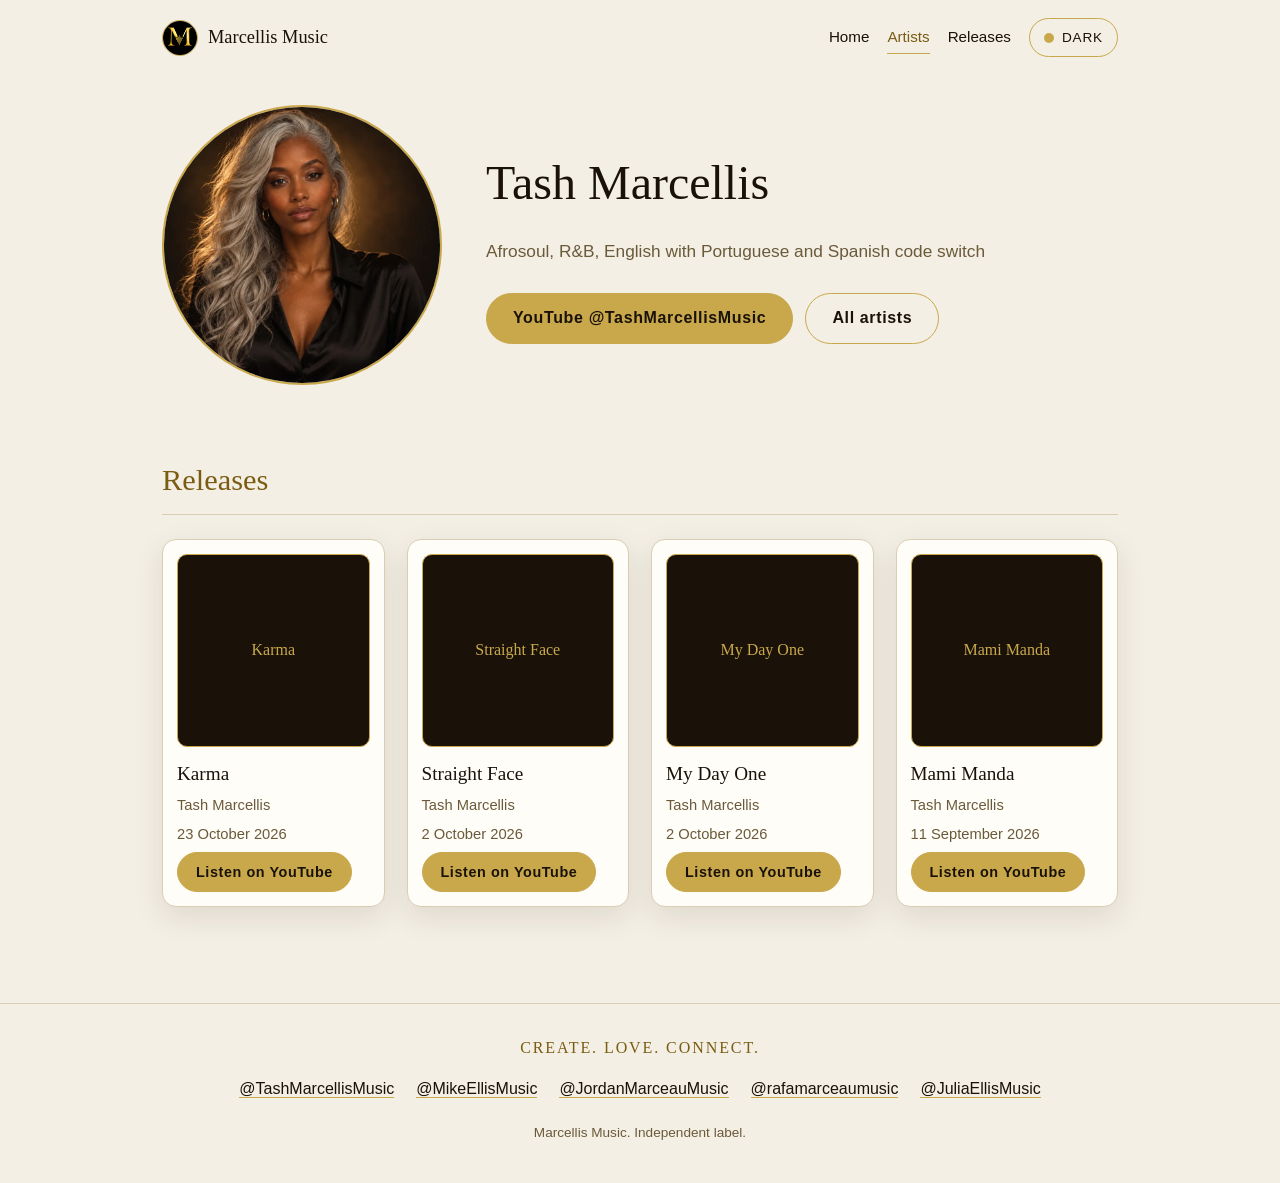
<file: tash-marcellis.html>
<!DOCTYPE html>
<html lang="en" data-theme="light">
<head>
<meta charset="utf-8">
<meta name="viewport" content="width=device-width, initial-scale=1">
<title>Tash Marcellis | Marcellis Music</title>
<meta name="description" content="Tash Marcellis on Marcellis Music. Afrosoul, R&B, English with Portuguese and Spanish code switch.">
<link rel="icon" type="image/png" href="[data-uri]">
<script>
  try { if (localStorage.getItem('itsmarcellismusic-theme') === 'dark') document.documentElement.setAttribute('data-theme', 'dark'); } catch (e) {}
</script>
<link rel="stylesheet" href="style.css">
</head>
<body>
<header class="topbar">
  <a class="brand" href="index.html"><img src="assets/logo.png" alt="" width="36" height="36">Marcellis Music</a>
  <div class="nav-row">
    <nav class="site-nav" aria-label="Main"><a href="index.html">Home</a><a href="artists.html" aria-current="page">Artists</a><a href="releases.html">Releases</a></nav>
    <button class="theme-toggle" id="themeToggle" type="button" aria-label="Switch to dark theme"><span class="dot"></span><span id="themeLabel">Dark</span></button>
  </div>
</header>

<main>
  <section class="artist-hero" style="margin-top:24px">
    <div class="photo"><img src="assets/tash.webp" alt="Tash Marcellis" width="800" height="800" onerror="this.parentNode.classList.add('missing');this.remove()"><span class="initials">TM</span></div>
    <div>
      <h1 class="page-title">Tash Marcellis</h1>
      <p class="lead">Afrosoul, R&amp;B, English with Portuguese and Spanish code switch</p>
      <div class="actions" style="justify-content:flex-start">
        <a class="btn" href="https://www.youtube.com/@TashMarcellisMusic" target="_blank" rel="noopener">YouTube @TashMarcellisMusic</a>
        <a class="btn ghost" href="artists.html">All artists</a>
      </div>
    </div>
  </section>
  <section>
    <h2 class="section-title">Releases</h2>
    <div class="release-list" id="releaseList" data-artist="Tash Marcellis"></div>
  </section>
</main>

<footer>
  <div class="footer-inner">
    <p class="motto">Create. Love. Connect.</p>
    <ul class="handles"><li><a href="https://www.youtube.com/@TashMarcellisMusic" target="_blank" rel="noopener">@TashMarcellisMusic</a></li><li><a href="https://www.youtube.com/@MikeEllisMusic" target="_blank" rel="noopener">@MikeEllisMusic</a></li><li><a href="https://www.youtube.com/@JordanMarceauMusic" target="_blank" rel="noopener">@JordanMarceauMusic</a></li><li><a href="https://www.youtube.com/@rafamarceaumusic" target="_blank" rel="noopener">@rafamarceaumusic</a></li><li><a href="https://www.youtube.com/@JuliaEllisMusic" target="_blank" rel="noopener">@JuliaEllisMusic</a></li></ul>
    <p class="copy">Marcellis Music. Independent label.</p>
  </div>
</footer>
<script src="site.js"></script>
</body>
</html>
</file>
<file: style.css>
:root {
  --bg: #f4efe4;
  --card: #fffdf8;
  --ink: #1a1208;
  --dim: #6b5a3a;
  --hair: #d9cdb3;
  --gold: #c9a84c;
  --gold-ink: #7a5c12;
  --tile: #1a1208;
  --shadow: 0 10px 30px rgba(26, 18, 8, 0.10);
}
[data-theme="dark"] {
  --bg: #1a1208;
  --card: #241a0c;
  --ink: #f1e8d6;
  --dim: #b8a684;
  --hair: #3d2e14;
  --gold: #c9a84c;
  --gold-ink: #e0c060;
  --tile: #0f0a03;
  --shadow: 0 10px 30px rgba(0, 0, 0, 0.45);
}
* { box-sizing: border-box; }
html { scroll-behavior: smooth; }
body {
  margin: 0;
  background: var(--bg);
  color: var(--ink);
  font-family: "Helvetica Neue", Helvetica, Arial, sans-serif;
  line-height: 1.55;
  -webkit-font-smoothing: antialiased;
}
h1, h2, h3 { font-family: Georgia, "Times New Roman", serif; font-weight: 400; margin: 0; }
a { color: var(--gold-ink); }

.topbar {
  display: flex;
  justify-content: space-between;
  gap: 12px;
  flex-wrap: wrap;
  align-items: center;
  max-width: 1060px;
  margin: 0 auto;
  padding: 18px clamp(20px, 5vw, 52px) 0;
}
.theme-toggle {
  display: inline-flex;
  align-items: center;
  gap: 8px;
  border: 1px solid var(--gold);
  background: transparent;
  color: var(--ink);
  font: inherit;
  font-size: 0.85rem;
  letter-spacing: 0.06em;
  text-transform: uppercase;
  padding: 8px 14px;
  border-radius: 999px;
  cursor: pointer;
}
.theme-toggle:hover { background: var(--gold); color: #1a1208; }
.theme-toggle .dot { width: 10px; height: 10px; border-radius: 50%; background: var(--gold); }

main {
  max-width: 1060px;
  margin: 0 auto;
  padding: 24px clamp(20px, 5vw, 52px) 48px;
}
section { margin-top: 72px; }
.section-title {
  font-size: 1.9rem;
  color: var(--gold-ink);
  margin-bottom: 24px;
  padding-bottom: 10px;
  border-bottom: 1px solid var(--hair);
}

.hero { text-align: center; padding-top: 24px; }
.logo-tile {
  width: 180px;
  height: 180px;
  margin: 0 auto 20px;
  border-radius: 50%;
  background: var(--tile);
  border: 2px solid var(--gold);
  box-shadow: var(--shadow);
  overflow: hidden;
  display: flex;
  align-items: center;
  justify-content: center;
}
.logo-tile img { width: 100%; height: 100%; object-fit: cover; display: block; }
.hero h1 {
  font-size: clamp(2.4rem, 6vw, 3.6rem);
  letter-spacing: 0.04em;
  color: var(--ink);
}
.hero .bio {
  max-width: 640px;
  margin: 14px auto 0;
  color: var(--dim);
  font-size: 1.05rem;
}
.hero .motto {
  margin: 14px 0 0;
  font-family: Georgia, "Times New Roman", serif;
  font-size: 1.15rem;
  letter-spacing: 0.12em;
  text-transform: uppercase;
  color: var(--gold-ink);
}
.actions {
  display: flex;
  flex-wrap: wrap;
  justify-content: center;
  gap: 12px;
  margin-top: 28px;
}
.btn {
  display: inline-block;
  padding: 12px 26px;
  border-radius: 999px;
  border: 1px solid var(--gold);
  background: var(--gold);
  color: #1a1208;
  text-decoration: none;
  font-weight: 600;
  letter-spacing: 0.04em;
  min-width: 130px;
  text-align: center;
}
.btn.ghost { background: transparent; color: var(--ink); }
.btn:hover { filter: brightness(1.08); }

.artists {
  display: grid;
  grid-template-columns: repeat(auto-fill, minmax(170px, 1fr));
  gap: 22px;
}
.artist {
  background: var(--card);
  border: 1px solid var(--hair);
  border-radius: 14px;
  padding: 16px;
  text-align: center;
  box-shadow: var(--shadow);
  display: flex;
  flex-direction: column;
}
.artist .btn { align-self: center; }
.photo {
  position: relative;
  width: 100%;
  aspect-ratio: 1 / 1;
  border-radius: 50%;
  overflow: hidden;
  border: 2px solid var(--gold);
  background: var(--gold);
  margin-bottom: 14px;
}
.photo img { width: 100%; height: 100%; object-fit: cover; display: block; }
.photo .initials {
  display: none;
  position: absolute;
  inset: 0;
  align-items: center;
  justify-content: center;
  font-family: Georgia, "Times New Roman", serif;
  font-size: 2.6rem;
  color: #1a1208;
}
.photo.missing .initials { display: flex; }
.artist h3 { font-size: 1.3rem; }
.artist .genre { margin: 6px 0 14px; color: var(--dim); font-size: 0.95rem; flex: 1; }
.artist .btn { padding: 9px 18px; min-width: 0; font-size: 0.9rem; }

.video {
  position: relative;
  width: 100%;
  aspect-ratio: 16 / 9;
  background: #000;
  border-radius: 14px;
  overflow: hidden;
  border: 1px solid var(--hair);
  box-shadow: var(--shadow);
}
.video iframe { position: absolute; inset: 0; width: 100%; height: 100%; border: 0; }
.video-caption { margin: 12px 0 0; color: var(--dim); }

footer {
  border-top: 1px solid var(--hair);
  margin-top: 48px;
}
.footer-inner {
  max-width: 1060px;
  margin: 0 auto;
  padding: 32px clamp(20px, 5vw, 52px) 40px;
  text-align: center;
}
.footer-inner .motto {
  font-family: Georgia, "Times New Roman", serif;
  letter-spacing: 0.12em;
  text-transform: uppercase;
  color: var(--gold-ink);
  margin: 0 0 16px;
}
.handles {
  list-style: none;
  padding: 0;
  margin: 0;
  display: flex;
  flex-wrap: wrap;
  justify-content: center;
  gap: 8px 22px;
}
.handles a { color: var(--ink); text-decoration: none; border-bottom: 1px solid var(--gold); }
.handles a:hover { color: var(--gold-ink); }
.copy { margin: 20px 0 0; color: var(--dim); font-size: 0.85rem; }

@media (max-width: 600px) {
  .topbar { padding: 14px 20px 0; }
  main { padding: 16px 20px 40px; }
  .footer-inner { padding: 28px 20px 36px; }
  section { margin-top: 52px; }
  .logo-tile { width: 140px; height: 140px; }
  .artists { grid-template-columns: repeat(auto-fill, minmax(150px, 1fr)); gap: 14px; }
  .artist { padding: 12px; }
  .btn { min-width: 0; }
}

.brand { display: flex; align-items: center; gap: 10px; color: var(--ink); text-decoration: none; font-family: Georgia, "Times New Roman", serif; font-size: 1.15rem; }
.brand img { width: 36px; height: 36px; border-radius: 50%; background: var(--tile); border: 1px solid var(--gold); }
.site-nav { display: flex; flex-wrap: wrap; align-items: center; gap: 6px 18px; }
.site-nav a { color: var(--ink); text-decoration: none; font-size: 0.95rem; padding: 4px 0; border-bottom: 1px solid transparent; }
.site-nav a:hover, .site-nav a[aria-current="page"] { border-bottom-color: var(--gold); color: var(--gold-ink); }
.nav-row { display: flex; align-items: center; gap: 18px; flex-wrap: wrap; }
.page-title { font-size: clamp(2rem, 5vw, 3rem); margin-bottom: 12px; }
.lead { color: var(--dim); font-size: 1.08rem; max-width: 680px; }
.prose p { max-width: 680px; }
.artist h3 a { color: inherit; text-decoration: none; }
.artist-hero { display: grid; grid-template-columns: minmax(180px, 280px) 1fr; gap: clamp(20px, 4vw, 44px); align-items: center; }
.artist-hero .photo { margin: 0; }
.release-list { display: grid; grid-template-columns: repeat(auto-fill, minmax(220px, 1fr)); gap: 22px; }
.release { background: var(--card); border: 1px solid var(--hair); border-radius: 14px; padding: 14px; box-shadow: var(--shadow); display: flex; flex-direction: column; gap: 6px; }
.cover { aspect-ratio: 1 / 1; border-radius: 10px; background: var(--tile); border: 1px solid var(--gold); overflow: hidden; display: flex; align-items: center; justify-content: center; color: var(--gold); font-family: Georgia, "Times New Roman", serif; text-align: center; padding: 10px; margin-bottom: 6px; }
.cover img { width: 100%; height: 100%; object-fit: cover; display: block; }
.release h3 { font-size: 1.2rem; }
.release .meta { color: var(--dim); font-size: 0.92rem; margin: 0; }
.release .btn { align-self: flex-start; padding: 8px 18px; min-width: 0; font-size: 0.9rem; margin-top: auto; }
.filters { display: flex; flex-wrap: wrap; gap: 8px; margin-bottom: 22px; }
.filters button { font: inherit; font-size: 0.9rem; padding: 7px 14px; border-radius: 999px; border: 1px solid var(--gold); background: transparent; color: var(--ink); cursor: pointer; }
.filters button[aria-pressed="true"] { background: var(--gold); color: #1a1208; }
.empty { color: var(--dim); }
@media (max-width: 600px) {
  .artist-hero { grid-template-columns: 1fr; text-align: center; }
  .artist-hero .photo { max-width: 240px; margin: 0 auto; }
  .artist-hero .actions { justify-content: center; }
}
</file>
